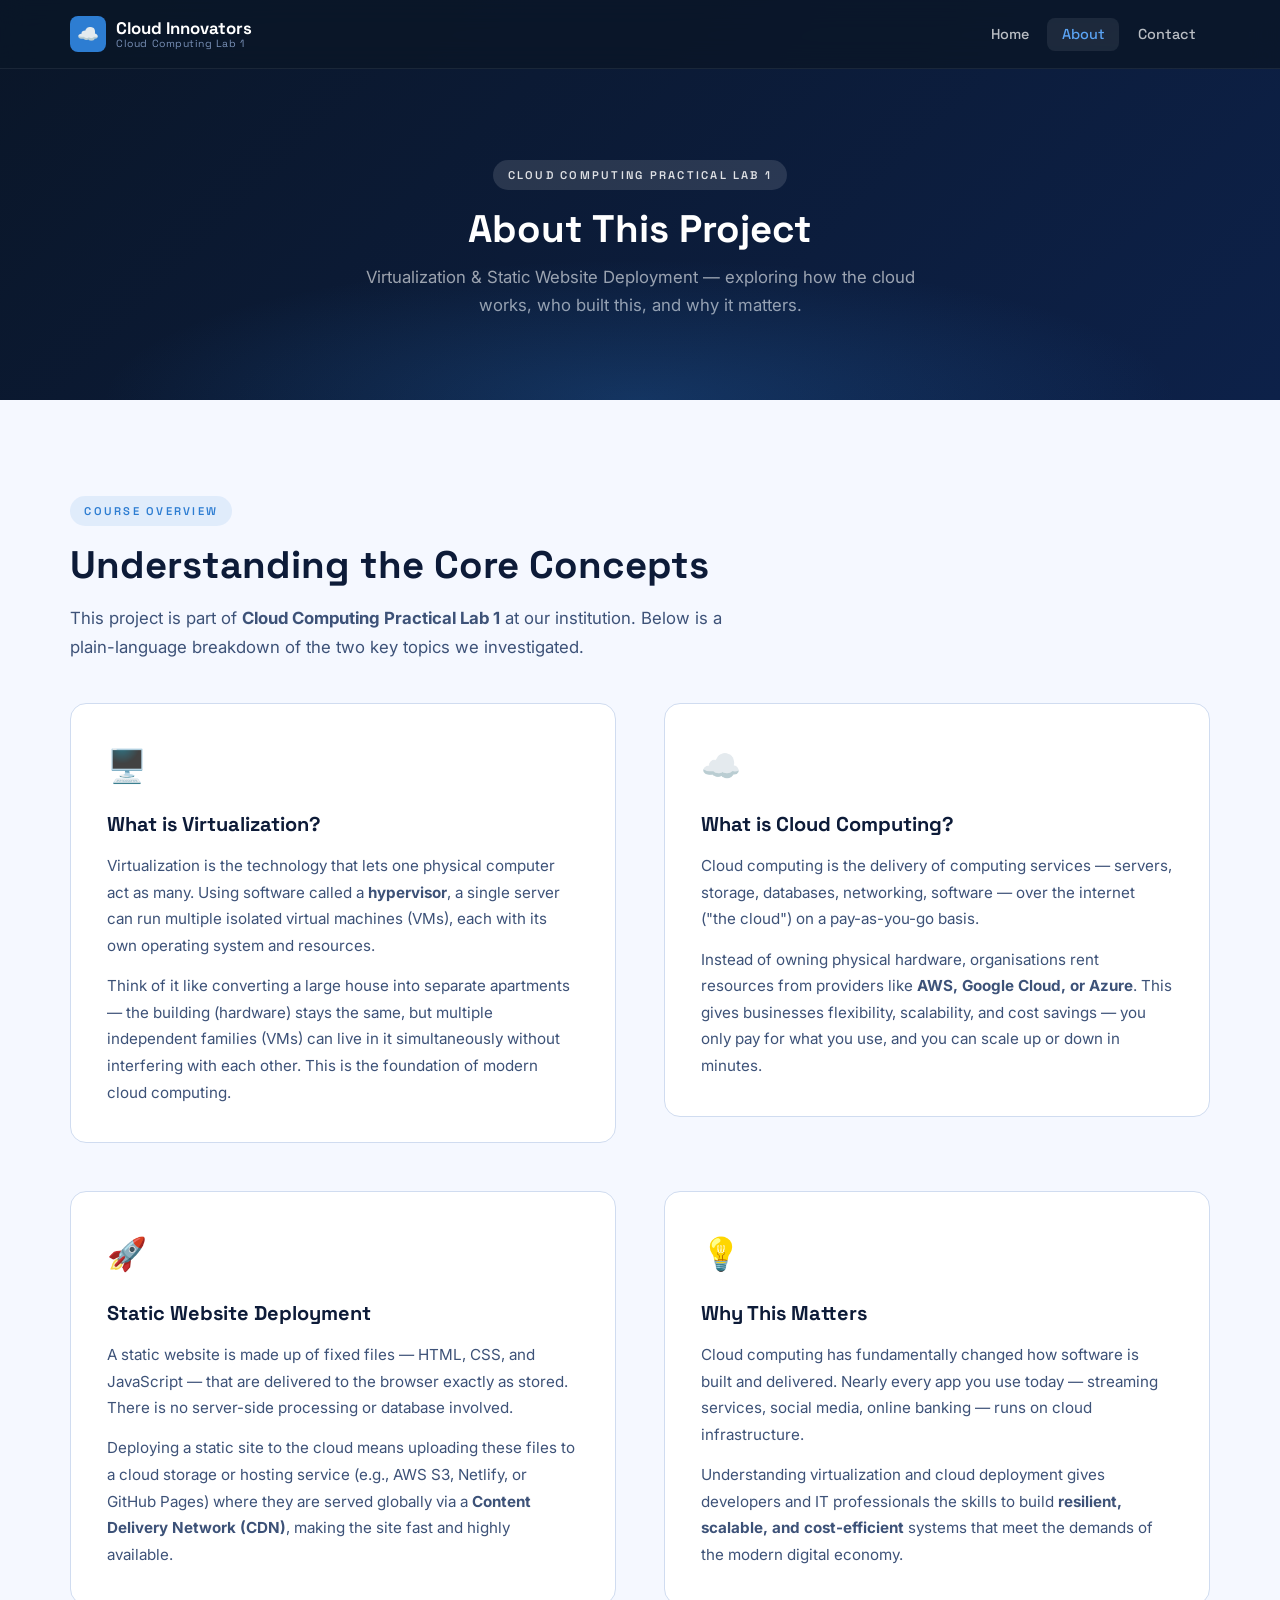
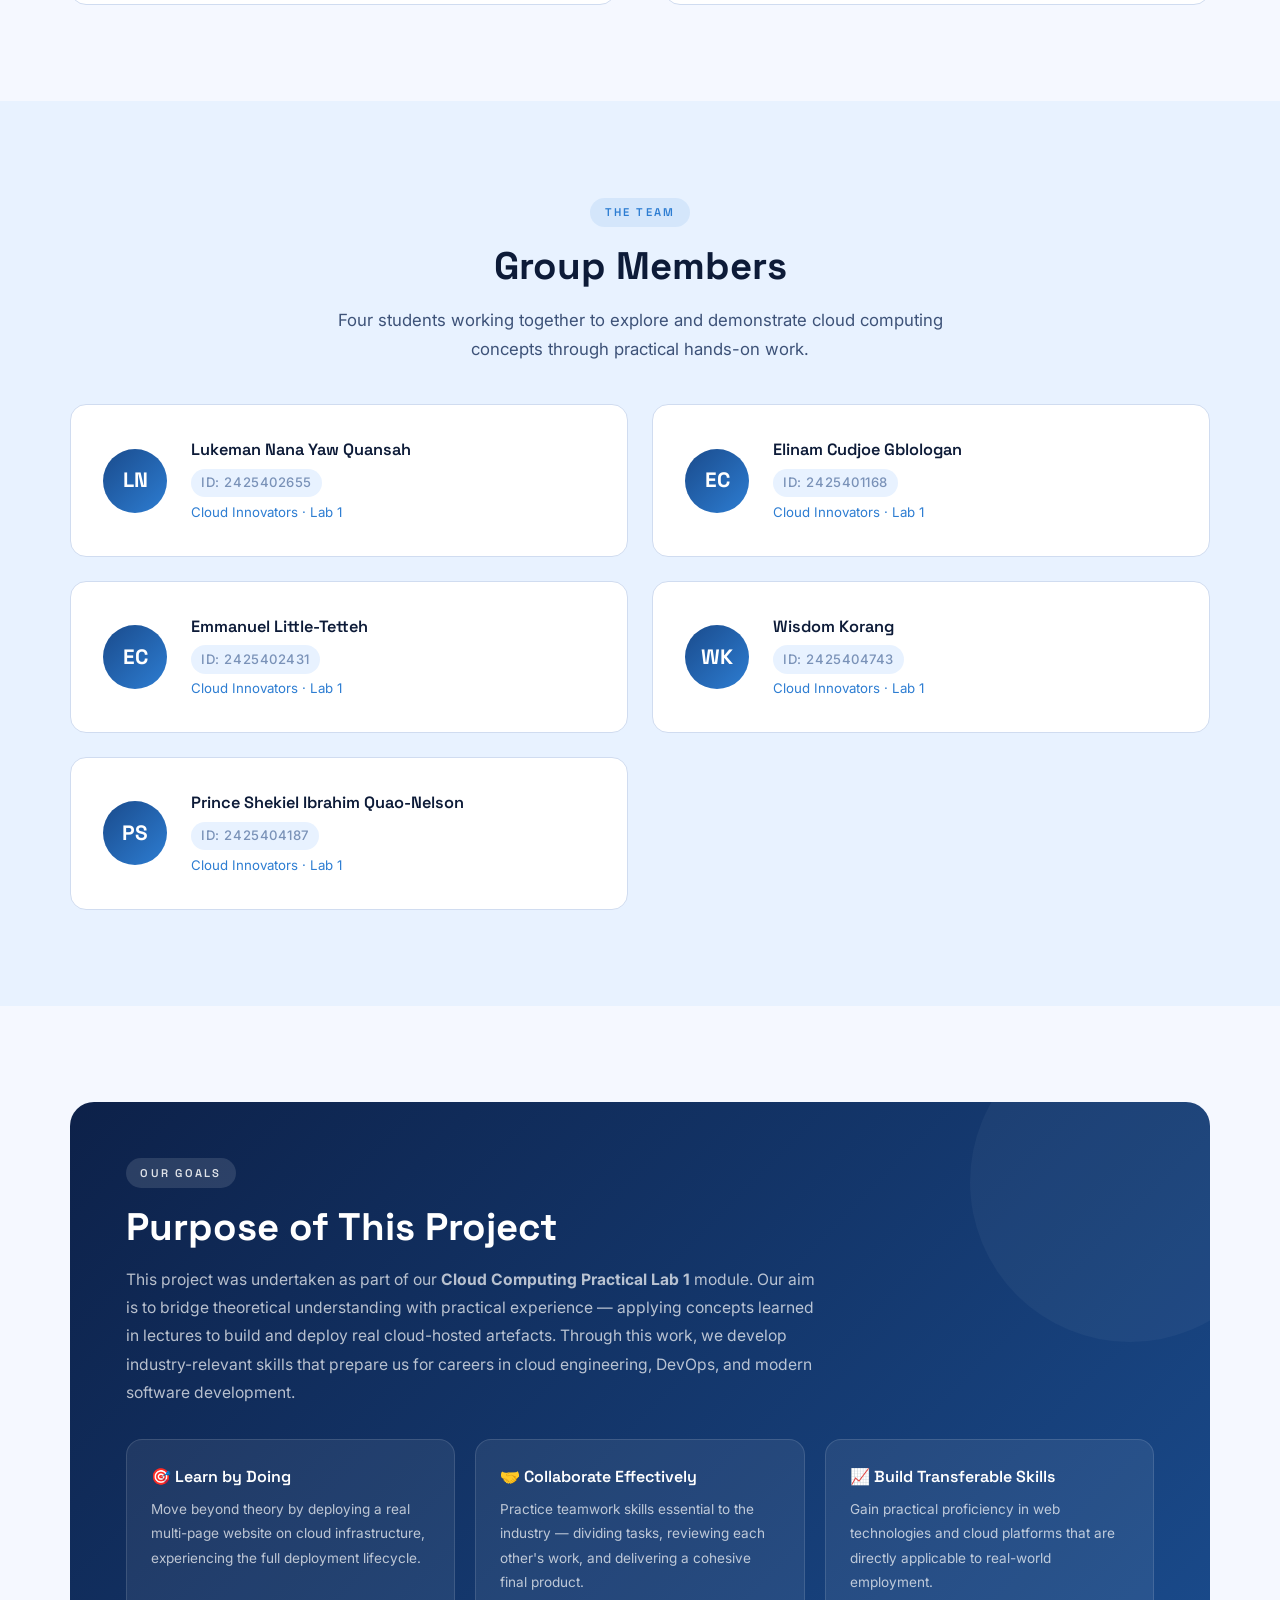
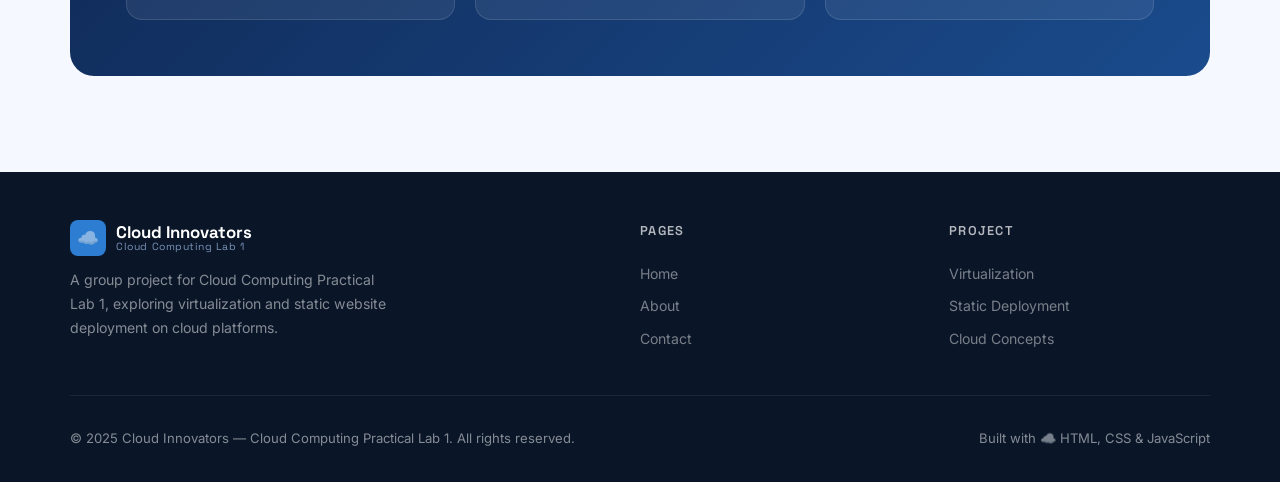
<file: about.html>
<!DOCTYPE html>
<html lang="en">
<head>
  <meta charset="UTF-8" />
  <meta name="viewport" content="width=device-width, initial-scale=1.0" />
  <meta name="description" content="About Cloud Innovators — course details, virtualization explained, group members, and project purpose." />
  <title>Cloud Innovators | About</title>
  <link rel="stylesheet" href="style.css" />
  <link rel="preconnect" href="https://fonts.googleapis.com" />
  <link rel="preconnect" href="https://fonts.gstatic.com" crossorigin />
</head>
<body>

  <!-- ============================================================
       NAVIGATION
  ============================================================ -->
  <nav class="navbar" role="navigation" aria-label="Main navigation">
    <div class="container nav-inner">

      <a href="index.html" class="nav-logo" aria-label="Cloud Innovators Home">
        <div class="logo-icon" aria-hidden="true">☁️</div>
        <div class="logo-text">
          Cloud Innovators
          <span class="logo-sub">Cloud Computing Lab 1</span>
        </div>
      </a>

      <ul class="nav-links" role="list">
        <li><a href="index.html">Home</a></li>
        <li><a href="about.html" class="active">About</a></li>
        <li><a href="contact.html">Contact</a></li>
      </ul>

      <button class="nav-toggle" aria-label="Toggle navigation" aria-expanded="false">
        <span></span><span></span><span></span>
      </button>

    </div>
  </nav>


  <!-- ============================================================
       PAGE HERO
  ============================================================ -->
  <header class="page-hero" role="banner">
    <div class="container">
      <span class="section-label" style="background:rgba(255,255,255,0.12); color:rgba(255,255,255,0.85);">
        Cloud Computing Practical Lab 1
      </span>
      <h1 class="section-title">About This Project</h1>
      <p>
        Virtualization &amp; Static Website Deployment — exploring how the cloud
        works, who built this, and why it matters.
      </p>
    </div>
  </header>


  <!-- ============================================================
       COURSE & CONCEPTS — Explainer cards
  ============================================================ -->
  <section class="explainer" aria-labelledby="explainer-title">
    <div class="container">

      <div class="reveal">
        <span class="section-label">Course Overview</span>
        <h2 class="section-title" id="explainer-title">Understanding the Core Concepts</h2>
        <p class="section-sub">
          This project is part of <strong>Cloud Computing Practical Lab 1</strong> at our institution.
          Below is a plain-language breakdown of the two key topics we investigated.
        </p>
      </div>

      <div class="explainer-grid">

        <!-- Virtualization card -->
        <article class="explainer-card reveal" aria-label="Virtualization explanation">
          <div class="card-icon" aria-hidden="true">🖥️</div>
          <h3>What is Virtualization?</h3>
          <p>
            Virtualization is the technology that lets one physical computer act as many.
            Using software called a <strong>hypervisor</strong>, a single server can run
            multiple isolated virtual machines (VMs), each with its own operating system
            and resources.
          </p>
          <p style="margin-top:0.85rem;">
            Think of it like converting a large house into separate apartments — the
            building (hardware) stays the same, but multiple independent families (VMs)
            can live in it simultaneously without interfering with each other.
            This is the foundation of modern cloud computing.
          </p>
        </article>

        <!-- Cloud Computing card -->
        <article class="explainer-card reveal" aria-label="Cloud computing explanation">
          <div class="card-icon" aria-hidden="true">☁️</div>
          <h3>What is Cloud Computing?</h3>
          <p>
            Cloud computing is the delivery of computing services — servers, storage,
            databases, networking, software — over the internet ("the cloud") on a
            pay-as-you-go basis.
          </p>
          <p style="margin-top:0.85rem;">
            Instead of owning physical hardware, organisations rent resources from
            providers like <strong>AWS, Google Cloud, or Azure</strong>. This gives
            businesses flexibility, scalability, and cost savings — you only pay for
            what you use, and you can scale up or down in minutes.
          </p>
        </article>

        <!-- Static Deployment card -->
        <article class="explainer-card reveal" aria-label="Static website deployment explanation">
          <div class="card-icon" aria-hidden="true">🚀</div>
          <h3>Static Website Deployment</h3>
          <p>
            A static website is made up of fixed files — HTML, CSS, and JavaScript —
            that are delivered to the browser exactly as stored. There is no server-side
            processing or database involved.
          </p>
          <p style="margin-top:0.85rem;">
            Deploying a static site to the cloud means uploading these files to a cloud
            storage or hosting service (e.g., AWS S3, Netlify, or GitHub Pages) where
            they are served globally via a <strong>Content Delivery Network (CDN)</strong>,
            making the site fast and highly available.
          </p>
        </article>

        <!-- Why it matters card -->
        <article class="explainer-card reveal" aria-label="Why cloud matters">
          <div class="card-icon" aria-hidden="true">💡</div>
          <h3>Why This Matters</h3>
          <p>
            Cloud computing has fundamentally changed how software is built and delivered.
            Nearly every app you use today — streaming services, social media, online
            banking — runs on cloud infrastructure.
          </p>
          <p style="margin-top:0.85rem;">
            Understanding virtualization and cloud deployment gives developers and IT
            professionals the skills to build <strong>resilient, scalable, and cost-efficient</strong>
            systems that meet the demands of the modern digital economy.
          </p>
        </article>

      </div><!-- /explainer-grid -->

    </div>
  </section><!-- /explainer -->


  <!-- ============================================================
       GROUP MEMBERS
  ============================================================ -->
  <section class="members-section" aria-labelledby="members-title">
    <div class="container">

      <div class="reveal" style="text-align:center;">
        <span class="section-label">The Team</span>
        <h2 class="section-title" id="members-title">Group Members</h2>
        <p class="section-sub" style="margin-inline:auto;">
          Four students working together to explore and demonstrate cloud computing
          concepts through practical hands-on work.
        </p>
      </div>

      <div class="members-grid" role="list" aria-label="Group members">

        <!-- Member 1 -->
        <article class="member-card reveal" role="listitem" aria-label="Member: Lukeman Nana Yaw Quansah">
          <div class="member-avatar" aria-hidden="true">LN</div>
          <div class="member-info">
            <h4>Lukeman Nana Yaw Quansah</h4>
            <span class="member-id">ID: 2425402655</span>
            <p class="member-role">Cloud Innovators · Lab 1</p>
          </div>
        </article>

        <!-- Member 2 -->
        <article class="member-card reveal" role="listitem" aria-label="Member: Elinam Cudjoe Gblologan">
          <div class="member-avatar" aria-hidden="true">EC</div>
          <div class="member-info">
            <h4>Elinam Cudjoe Gblologan</h4>
            <span class="member-id">ID: 2425401168</span>
            <p class="member-role">Cloud Innovators · Lab 1</p>
          </div>
        </article>

        <!-- Member 3 -->
        <article class="member-card reveal" role="listitem" aria-label="Member: Elinam Cudjoe Gblologan">
          <div class="member-avatar" aria-hidden="true">EC</div>
          <div class="member-info">
            <h4>Emmanuel Little-Tetteh</h4>
            <span class="member-id">ID: 2425402431</span>
            <p class="member-role">Cloud Innovators · Lab 1</p>
          </div>
        </article>

        <!-- Member 4 -->
        <article class="member-card reveal" role="listitem" aria-label="Member: Wisdom Korang">
          <div class="member-avatar" aria-hidden="true">WK</div>
          <div class="member-info">
            <h4>Wisdom Korang</h4>
            <span class="member-id">ID: 2425404743</span>
            <p class="member-role">Cloud Innovators · Lab 1</p>
          </div>
        </article>

        <!-- Member 5 -->
        <article class="member-card reveal" role="listitem" aria-label="Member: Prince Shekiel Ibrahim Quao-Nelson">
          <div class="member-avatar" aria-hidden="true">PS</div>
          <div class="member-info">
            <h4>Prince Shekiel Ibrahim Quao-Nelson</h4>
            <span class="member-id">ID: 2425404187</span>
            <p class="member-role">Cloud Innovators · Lab 1</p>
          </div>
        </article>

      </div><!-- /members-grid -->

    </div>
  </section><!-- /members-section -->


  <!-- ============================================================
       PURPOSE SECTION
  ============================================================ -->
  <section class="purpose-section" aria-labelledby="purpose-title">
    <div class="container">

      <div class="purpose-box reveal">
        <span class="section-label">Our Goals</span>
        <h2 class="section-title" id="purpose-title">Purpose of This Project</h2>
        <p>
          This project was undertaken as part of our <strong>Cloud Computing Practical Lab 1</strong>
          module. Our aim is to bridge theoretical understanding with practical experience —
          applying concepts learned in lectures to build and deploy real cloud-hosted artefacts.
          Through this work, we develop industry-relevant skills that prepare us for careers
          in cloud engineering, DevOps, and modern software development.
        </p>

        <!-- Three purpose pillars -->
        <div class="purpose-grid">

          <div class="purpose-item reveal">
            <h5>🎯 Learn by Doing</h5>
            <p>
              Move beyond theory by deploying a real multi-page website on cloud
              infrastructure, experiencing the full deployment lifecycle.
            </p>
          </div>

          <div class="purpose-item reveal">
            <h5>🤝 Collaborate Effectively</h5>
            <p>
              Practice teamwork skills essential to the industry — dividing tasks,
              reviewing each other's work, and delivering a cohesive final product.
            </p>
          </div>

          <div class="purpose-item reveal">
            <h5>📈 Build Transferable Skills</h5>
            <p>
              Gain practical proficiency in web technologies and cloud platforms that
              are directly applicable to real-world employment.
            </p>
          </div>

        </div><!-- /purpose-grid -->

      </div><!-- /purpose-box -->

    </div>
  </section><!-- /purpose-section -->


  <!-- ============================================================
       FOOTER
  ============================================================ -->
  <footer role="contentinfo">
    <div class="container">

      <div class="footer-inner">

        <div class="footer-brand">
          <div class="nav-logo">
            <div class="logo-icon" aria-hidden="true">☁️</div>
            <div class="logo-text">
              Cloud Innovators
              <span class="logo-sub">Cloud Computing Lab 1</span>
            </div>
          </div>
          <p>
            A group project for Cloud Computing Practical Lab 1, exploring
            virtualization and static website deployment on cloud platforms.
          </p>
        </div>

        <nav class="footer-col" aria-label="Footer navigation">
          <h5>Pages</h5>
          <a href="index.html">Home</a>
          <a href="about.html">About</a>
          <a href="contact.html">Contact</a>
        </nav>

        <div class="footer-col">
          <h5>Project</h5>
          <a href="#">Virtualization</a>
          <a href="#">Static Deployment</a>
          <a href="#">Cloud Concepts</a>
        </div>

      </div>

      <div class="footer-bottom">
        <span>© 2025 Cloud Innovators — Cloud Computing Practical Lab 1. All rights reserved.</span>
        <span>Built with ☁️ HTML, CSS &amp; JavaScript</span>
      </div>

    </div>
  </footer>


  <script src="script.js"></script>
</body>
</html>
</file>
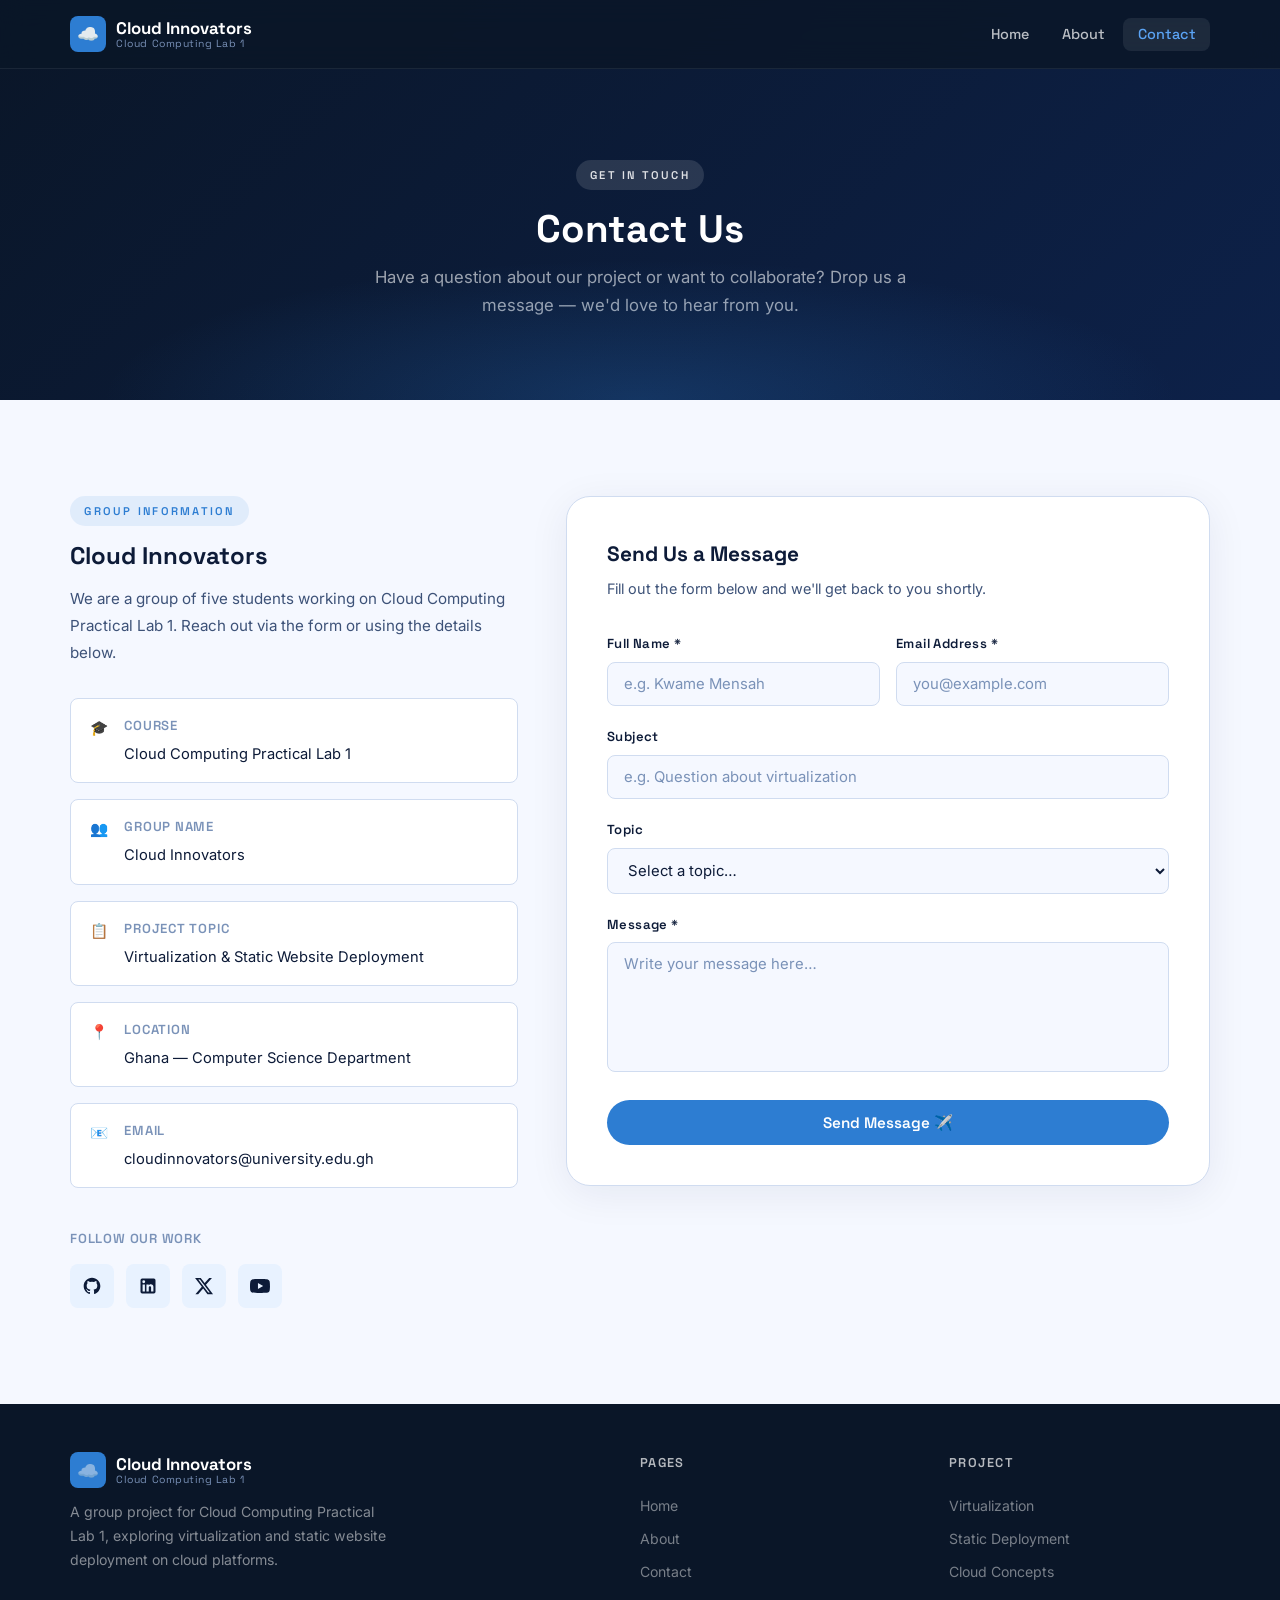
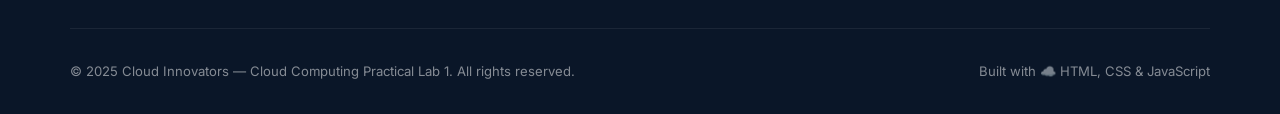
<file: contact.html>
<!DOCTYPE html>
<html lang="en">
<head>
  <meta charset="UTF-8" />
  <meta name="viewport" content="width=device-width, initial-scale=1.0" />
  <meta name="description" content="Contact the Cloud Innovators group — send a message or find our project details." />
  <title>Cloud Innovators | Contact</title>
  <link rel="stylesheet" href="style.css" />
  <link rel="preconnect" href="https://fonts.googleapis.com" />
  <link rel="preconnect" href="https://fonts.gstatic.com" crossorigin />
</head>
<body>

  <!-- ============================================================
       NAVIGATION
  ============================================================ -->
  <nav class="navbar" role="navigation" aria-label="Main navigation">
    <div class="container nav-inner">

      <a href="index.html" class="nav-logo" aria-label="Cloud Innovators Home">
        <div class="logo-icon" aria-hidden="true">☁️</div>
        <div class="logo-text">
          Cloud Innovators
          <span class="logo-sub">Cloud Computing Lab 1</span>
        </div>
      </a>

      <ul class="nav-links" role="list">
        <li><a href="index.html">Home</a></li>
        <li><a href="about.html">About</a></li>
        <li><a href="contact.html" class="active">Contact</a></li>
      </ul>

      <button class="nav-toggle" aria-label="Toggle navigation" aria-expanded="false">
        <span></span><span></span><span></span>
      </button>

    </div>
  </nav>


  <!-- ============================================================
       PAGE HERO
  ============================================================ -->
  <header class="page-hero" role="banner">
    <div class="container">
      <span class="section-label" style="background:rgba(255,255,255,0.12); color:rgba(255,255,255,0.85);">
        Get in Touch
      </span>
      <h1 class="section-title">Contact Us</h1>
      <p>
        Have a question about our project or want to collaborate?
        Drop us a message — we'd love to hear from you.
      </p>
    </div>
  </header>


  <!-- ============================================================
       CONTACT SECTION
  ============================================================ -->
  <section class="contact-section" aria-labelledby="contact-title">
    <div class="container">

      <div class="contact-grid">

        <!-- Left: Group Info Panel -->
        <aside class="contact-info" aria-label="Group contact information">

          <span class="section-label">Group Information</span>
          <h2 id="contact-title" class="section-title" style="font-size:1.5rem;">Cloud Innovators</h2>
          <p>
            We are a group of five students working on Cloud Computing Practical Lab 1.
            Reach out via the form or using the details below.
          </p>

          <!-- Contact details list -->
          <ul class="info-list" role="list">

            <li class="info-item reveal">
              <span class="info-icon" aria-hidden="true">🎓</span>
              <div>
                <strong>Course</strong>
                <span>Cloud Computing Practical Lab 1</span>
              </div>
            </li>

            <li class="info-item reveal">
              <span class="info-icon" aria-hidden="true">👥</span>
              <div>
                <strong>Group Name</strong>
                <span>Cloud Innovators</span>
              </div>
            </li>

            <li class="info-item reveal">
              <span class="info-icon" aria-hidden="true">📋</span>
              <div>
                <strong>Project Topic</strong>
                <span>Virtualization &amp; Static Website Deployment</span>
              </div>
            </li>

            <li class="info-item reveal">
              <span class="info-icon" aria-hidden="true">📍</span>
              <div>
                <strong>Location</strong>
                <span>Ghana — Computer Science Department</span>
              </div>
            </li>

            <li class="info-item reveal">
              <span class="info-icon" aria-hidden="true">📧</span>
              <div>
                <strong>Email</strong>
                <span>cloudinnovators@university.edu.gh</span>
              </div>
            </li>

          </ul><!-- /info-list -->

          <!-- Social media placeholder icons -->
          <div class="reveal">
            <p style="font-family:var(--font-display); font-size:0.82rem; font-weight:600; letter-spacing:0.06em; text-transform:uppercase; color:var(--text-muted); margin-bottom:0.8rem;">
              Follow Our Work
            </p>
            <div class="social-row" role="list" aria-label="Social media links">
              <a href="#" class="social-btn" role="listitem" title="GitHub" aria-label="GitHub (placeholder)">
                <!-- GitHub icon via Unicode -->
                <svg width="20" height="20" viewBox="0 0 24 24" fill="currentColor" aria-hidden="true">
                  <path d="M12 2C6.477 2 2 6.477 2 12c0 4.418 2.865 8.166 6.839 9.489.5.092.682-.217.682-.482 0-.237-.008-.866-.013-1.699-2.782.604-3.369-1.341-3.369-1.341-.454-1.155-1.11-1.462-1.11-1.462-.908-.62.069-.608.069-.608 1.003.07 1.531 1.03 1.531 1.03.892 1.529 2.341 1.087 2.91.832.092-.647.35-1.088.636-1.338-2.22-.253-4.555-1.11-4.555-4.943 0-1.091.39-1.984 1.029-2.683-.103-.253-.446-1.27.098-2.647 0 0 .84-.269 2.75 1.025A9.564 9.564 0 0112 6.844a9.59 9.59 0 012.504.337c1.909-1.294 2.747-1.025 2.747-1.025.546 1.377.202 2.394.1 2.647.64.699 1.028 1.592 1.028 2.683 0 3.842-2.339 4.687-4.566 4.935.359.309.678.919.678 1.852 0 1.336-.012 2.415-.012 2.743 0 .267.18.578.688.48C19.138 20.163 22 16.418 22 12c0-5.523-4.477-10-10-10z"/>
                </svg>
              </a>

              <a href="#" class="social-btn" role="listitem" title="LinkedIn" aria-label="LinkedIn (placeholder)">
                <svg width="20" height="20" viewBox="0 0 24 24" fill="currentColor" aria-hidden="true">
                  <path d="M19 3A2 2 0 0121 5v14a2 2 0 01-2 2H5a2 2 0 01-2-2V5a2 2 0 012-2h14m-.5 15.5v-5.3a3.26 3.26 0 00-3.26-3.26c-.85 0-1.84.52-2.32 1.3v-1.11h-2.79v8.37h2.79v-4.93c0-.77.62-1.4 1.39-1.4a1.4 1.4 0 011.4 1.4v4.93h2.79M6.88 8.56a1.68 1.68 0 001.68-1.68c0-.93-.75-1.69-1.68-1.69a1.69 1.69 0 00-1.69 1.69c0 .93.76 1.68 1.69 1.68m1.39 9.94v-8.37H5.5v8.37h2.77z"/>
                </svg>
              </a>

              <a href="#" class="social-btn" role="listitem" title="Twitter / X" aria-label="Twitter (placeholder)">
                <svg width="20" height="20" viewBox="0 0 24 24" fill="currentColor" aria-hidden="true">
                  <path d="M18.244 2.25h3.308l-7.227 8.26 8.502 11.24H16.17l-5.214-6.817L4.99 21.75H1.68l7.73-8.835L1.254 2.25H8.08l4.713 6.231zm-1.161 17.52h1.833L7.084 4.126H5.117z"/>
                </svg>
              </a>

              <a href="#" class="social-btn" role="listitem" title="YouTube" aria-label="YouTube (placeholder)">
                <svg width="20" height="20" viewBox="0 0 24 24" fill="currentColor" aria-hidden="true">
                  <path d="M23.498 6.186a3.016 3.016 0 00-2.122-2.136C19.505 3.545 12 3.545 12 3.545s-7.505 0-9.377.505A3.017 3.017 0 00.502 6.186C0 8.07 0 12 0 12s0 3.93.502 5.814a3.016 3.016 0 002.122 2.136c1.871.505 9.376.505 9.376.505s7.505 0 9.377-.505a3.015 3.015 0 002.122-2.136C24 15.93 24 12 24 12s0-3.93-.502-5.814zM9.545 15.568V8.432L15.818 12l-6.273 3.568z"/>
                </svg>
              </a>

            </div><!-- /social-row -->
          </div>

        </aside><!-- /contact-info -->


        <!-- Right: Contact Form -->
        <div class="contact-form-wrap reveal">

          <h3>Send Us a Message</h3>
          <p class="form-sub">Fill out the form below and we'll get back to you shortly.</p>

          <!--
            Contact form — uses client-side validation via script.js.
            In production, replace the JS timeout with a real fetch() POST
            to your backend or a form service (e.g. Formspree, Netlify Forms).
          -->
          <form id="contactForm" novalidate aria-label="Contact form">

            <!-- Name + Email row -->
            <div class="form-row">

              <div class="form-group">
                <label for="name">Full Name <span aria-hidden="true">*</span></label>
                <input
                  type="text"
                  id="name"
                  name="name"
                  placeholder="e.g. Kwame Mensah"
                  required
                  autocomplete="name"
                  aria-required="true"
                />
              </div>

              <div class="form-group">
                <label for="email">Email Address <span aria-hidden="true">*</span></label>
                <input
                  type="email"
                  id="email"
                  name="email"
                  placeholder="you@example.com"
                  required
                  autocomplete="email"
                  aria-required="true"
                />
              </div>

            </div><!-- /form-row -->

            <!-- Subject -->
            <div class="form-group">
              <label for="subject">Subject</label>
              <input
                type="text"
                id="subject"
                name="subject"
                placeholder="e.g. Question about virtualization"
                autocomplete="off"
              />
            </div>

            <!-- Topic select -->
            <div class="form-group">
              <label for="topic">Topic</label>
              <select id="topic" name="topic">
                <option value="" disabled selected>Select a topic…</option>
                <option value="general">General Enquiry</option>
                <option value="virtualization">Virtualization</option>
                <option value="deployment">Static Deployment</option>
                <option value="cloud">Cloud Concepts</option>
                <option value="collaboration">Collaboration</option>
                <option value="other">Other</option>
              </select>
            </div>

            <!-- Message -->
            <div class="form-group">
              <label for="message">Message <span aria-hidden="true">*</span></label>
              <textarea
                id="message"
                name="message"
                placeholder="Write your message here…"
                required
                aria-required="true"
              ></textarea>
            </div>

            <!-- Submit -->
            <button type="submit" class="btn btn-primary form-submit">
              Send Message ✈️
            </button>

          </form><!-- /contactForm -->

          <!-- Success state (hidden until form submitted) -->
          <div class="form-success" role="alert" aria-live="polite">
            <div class="success-icon" aria-hidden="true">✅</div>
            <h4>Message Sent!</h4>
            <p>Thanks for reaching out. We'll get back to you as soon as possible.</p>
          </div>

        </div><!-- /contact-form-wrap -->

      </div><!-- /contact-grid -->

    </div>
  </section><!-- /contact-section -->


  <!-- ============================================================
       FOOTER
  ============================================================ -->
  <footer role="contentinfo">
    <div class="container">

      <div class="footer-inner">

        <div class="footer-brand">
          <div class="nav-logo">
            <div class="logo-icon" aria-hidden="true">☁️</div>
            <div class="logo-text">
              Cloud Innovators
              <span class="logo-sub">Cloud Computing Lab 1</span>
            </div>
          </div>
          <p>
            A group project for Cloud Computing Practical Lab 1, exploring
            virtualization and static website deployment on cloud platforms.
          </p>
        </div>

        <nav class="footer-col" aria-label="Footer navigation">
          <h5>Pages</h5>
          <a href="index.html">Home</a>
          <a href="about.html">About</a>
          <a href="contact.html">Contact</a>
        </nav>

        <div class="footer-col">
          <h5>Project</h5>
          <a href="#">Virtualization</a>
          <a href="#">Static Deployment</a>
          <a href="#">Cloud Concepts</a>
        </div>

      </div>

      <div class="footer-bottom">
        <span>© 2025 Cloud Innovators — Cloud Computing Practical Lab 1. All rights reserved.</span>
        <span>Built with ☁️ HTML, CSS &amp; JavaScript</span>
      </div>

    </div>
  </footer>


  <script src="script.js"></script>
</body>
</html>
</file>
<file: style.css>
/* ============================================================
   style.css — Cloud Innovators | Cloud Computing Practical Lab 1
   Design: Stratospheric blue palette, crisp whites, glassmorphism
   accents, subtle animated cloud drifts.
   ============================================================ */

/* ---------- Google Fonts Import ---------- */
@import url('https://fonts.googleapis.com/css2?family=Space+Grotesk:wght@300;400;500;600;700&family=Inter:wght@300;400;500&display=swap');

/* ---------- CSS Custom Properties ---------- */
:root {
  /* Colour palette */
  --sky-deep:    #0A1628;   /* near-black sky — navbar, footer */
  --sky-dark:    #0D2149;   /* dark navy */
  --sky-mid:     #1A4B8C;   /* mid-blue */
  --sky-bright:  #2D7DD2;   /* brand blue */
  --sky-light:   #5BA4F5;   /* accent / hover */
  --sky-pale:    #E8F2FF;   /* very light blue tint */
  --cloud-white: #FFFFFF;
  --cloud-off:   #F5F8FF;   /* page background */
  --cloud-gray:  #D0DCF0;   /* borders, dividers */
  --text-primary: #0D1B38;
  --text-secondary: #3D5278;
  --text-muted:  #7A92B8;

  /* Typography */
  --font-display: 'Space Grotesk', sans-serif;
  --font-body:    'Inter', sans-serif;

  /* Spacing / radii */
  --radius-sm:  8px;
  --radius-md:  16px;
  --radius-lg:  24px;
  --radius-xl:  40px;

  /* Transitions */
  --ease: cubic-bezier(0.4, 0, 0.2, 1);
  --dur:  0.28s;
}

/* ---------- Reset & Base ---------- */
*, *::before, *::after { box-sizing: border-box; margin: 0; padding: 0; }

html { scroll-behavior: smooth; font-size: 16px; }

body {
  font-family: var(--font-body);
  background-color: var(--cloud-off);
  color: var(--text-primary);
  line-height: 1.65;
  overflow-x: hidden;
}

img { max-width: 100%; display: block; }

a { color: inherit; text-decoration: none; }

ul { list-style: none; }

/* ---------- Utility ---------- */
.container {
  width: min(1140px, 100% - 3rem);
  margin-inline: auto;
}

.section-label {
  display: inline-block;
  font-family: var(--font-display);
  font-size: 0.7rem;
  font-weight: 600;
  letter-spacing: 0.2em;
  text-transform: uppercase;
  color: var(--sky-bright);
  background: rgba(45, 125, 210, 0.1);
  padding: 0.35rem 0.9rem;
  border-radius: 999px;
  margin-bottom: 1rem;
}

.section-title {
  font-family: var(--font-display);
  font-size: clamp(1.8rem, 3vw, 2.6rem);
  font-weight: 700;
  color: var(--text-primary);
  line-height: 1.2;
  margin-bottom: 1rem;
}

.section-sub {
  font-size: 1.05rem;
  color: var(--text-secondary);
  max-width: 60ch;
  margin-bottom: 2.5rem;
  line-height: 1.75;
}

.btn {
  display: inline-flex;
  align-items: center;
  gap: 0.5rem;
  font-family: var(--font-display);
  font-size: 0.95rem;
  font-weight: 600;
  padding: 0.8rem 1.8rem;
  border-radius: 999px;
  cursor: pointer;
  transition: background var(--dur) var(--ease),
              box-shadow var(--dur) var(--ease),
              transform var(--dur) var(--ease);
  border: none;
}

.btn-primary {
  background: var(--sky-bright);
  color: var(--cloud-white);
}
.btn-primary:hover {
  background: var(--sky-light);
  box-shadow: 0 8px 24px rgba(45, 125, 210, 0.4);
  transform: translateY(-2px);
}

.btn-outline {
  background: transparent;
  color: var(--cloud-white);
  border: 2px solid rgba(255,255,255,0.55);
}
.btn-outline:hover {
  background: rgba(255,255,255,0.12);
  border-color: rgba(255,255,255,0.9);
  transform: translateY(-2px);
}

/* ---------- Navigation ---------- */
.navbar {
  position: fixed;
  top: 0;
  left: 0;
  right: 0;
  z-index: 100;
  background: rgba(10, 22, 40, 0.82);
  backdrop-filter: blur(14px);
  -webkit-backdrop-filter: blur(14px);
  border-bottom: 1px solid rgba(255,255,255,0.07);
  transition: background var(--dur) var(--ease);
}

.navbar.scrolled {
  background: rgba(10, 22, 40, 0.97);
}

.nav-inner {
  display: flex;
  align-items: center;
  justify-content: space-between;
  height: 68px;
}

/* Logo */
.nav-logo {
  display: flex;
  align-items: center;
  gap: 0.65rem;
}

.logo-icon {
  width: 36px;
  height: 36px;
  background: var(--sky-bright);
  border-radius: var(--radius-sm);
  display: flex;
  align-items: center;
  justify-content: center;
  font-size: 1.1rem;
}

.logo-text {
  font-family: var(--font-display);
  font-weight: 700;
  font-size: 1.05rem;
  color: var(--cloud-white);
  line-height: 1.1;
}

.logo-sub {
  font-size: 0.65rem;
  font-weight: 400;
  color: var(--text-muted);
  display: block;
  letter-spacing: 0.05em;
}

/* Nav links */
.nav-links {
  display: flex;
  align-items: center;
  gap: 0.25rem;
}

.nav-links a {
  font-family: var(--font-display);
  font-size: 0.9rem;
  font-weight: 500;
  color: rgba(255,255,255,0.72);
  padding: 0.45rem 0.9rem;
  border-radius: var(--radius-sm);
  transition: color var(--dur), background var(--dur);
}

.nav-links a:hover,
.nav-links a.active {
  color: var(--cloud-white);
  background: rgba(255,255,255,0.08);
}

.nav-links a.active {
  color: var(--sky-light);
}

/* Hamburger */
.nav-toggle {
  display: none;
  flex-direction: column;
  gap: 5px;
  cursor: pointer;
  padding: 6px;
  background: none;
  border: none;
}
.nav-toggle span {
  display: block;
  width: 24px;
  height: 2px;
  background: var(--cloud-white);
  border-radius: 2px;
  transition: transform var(--dur), opacity var(--dur);
}
.nav-toggle.open span:nth-child(1) { transform: translateY(7px) rotate(45deg); }
.nav-toggle.open span:nth-child(2) { opacity: 0; }
.nav-toggle.open span:nth-child(3) { transform: translateY(-7px) rotate(-45deg); }

/* ---------- Hero (index.html) ---------- */
.hero {
  min-height: 100vh;
  position: relative;
  display: flex;
  align-items: center;
  overflow: hidden;
  background: linear-gradient(135deg, var(--sky-deep) 0%, var(--sky-dark) 40%, var(--sky-mid) 100%);
}

/* Animated gradient orbs */
.hero::before {
  content: '';
  position: absolute;
  inset: 0;
  background:
    radial-gradient(ellipse 60% 55% at 70% 60%, rgba(45,125,210,0.25) 0%, transparent 70%),
    radial-gradient(ellipse 45% 40% at 20% 30%, rgba(91,164,245,0.15) 0%, transparent 65%);
  pointer-events: none;
}

/* Floating cloud shapes */
.cloud-float {
  position: absolute;
  border-radius: 999px;
  background: rgba(255,255,255,0.04);
  animation: drift linear infinite;
}
.cloud-float:nth-child(1) { width: 340px; height: 90px; top: 18%; left: -5%; animation-duration: 28s; }
.cloud-float:nth-child(2) { width: 220px; height: 60px; top: 60%; left: 55%; animation-duration: 36s; animation-delay: -12s; }
.cloud-float:nth-child(3) { width: 160px; height: 44px; top: 80%; left: 5%;  animation-duration: 22s; animation-delay: -6s; }

@keyframes drift {
  from { transform: translateX(-120px); opacity: 0.6; }
  50%  { opacity: 1; }
  to   { transform: translateX(calc(100vw + 120px)); opacity: 0.6; }
}

.hero-content {
  position: relative;
  z-index: 2;
  padding-block: 7rem 4rem;
}

.hero-grid {
  display: grid;
  grid-template-columns: 1fr 1fr;
  align-items: center;
  gap: 4rem;
}

.hero-badge {
  display: inline-flex;
  align-items: center;
  gap: 0.5rem;
  background: rgba(255,255,255,0.08);
  border: 1px solid rgba(255,255,255,0.15);
  color: rgba(255,255,255,0.85);
  font-family: var(--font-display);
  font-size: 0.75rem;
  font-weight: 500;
  letter-spacing: 0.06em;
  text-transform: uppercase;
  padding: 0.4rem 1rem;
  border-radius: 999px;
  margin-bottom: 1.5rem;
}

.hero-title {
  font-family: var(--font-display);
  font-size: clamp(2.4rem, 5vw, 4rem);
  font-weight: 700;
  color: var(--cloud-white);
  line-height: 1.1;
  margin-bottom: 1.5rem;
}

.hero-title .accent {
  background: linear-gradient(90deg, #5BA4F5, #93C5FD);
  -webkit-background-clip: text;
  -webkit-text-fill-color: transparent;
  background-clip: text;
}

.hero-desc {
  font-size: 1.05rem;
  color: rgba(255,255,255,0.65);
  line-height: 1.8;
  margin-bottom: 2.5rem;
  max-width: 50ch;
}

.hero-actions {
  display: flex;
  flex-wrap: wrap;
  gap: 0.9rem;
}

/* Hero image panel */
.hero-visual {
  position: relative;
}

.hero-img-wrap {
  position: relative;
  border-radius: var(--radius-lg);
  overflow: hidden;
  box-shadow: 0 32px 80px rgba(0,0,0,0.45);
  aspect-ratio: 4/3;
}

.hero-img-wrap img {
  width: 100%;
  height: 100%;
  object-fit: cover;
  filter: brightness(0.88) saturate(1.15);
}

/* Stat cards overlaid on image */
.stat-card {
  position: absolute;
  background: rgba(255,255,255,0.1);
  backdrop-filter: blur(16px);
  -webkit-backdrop-filter: blur(16px);
  border: 1px solid rgba(255,255,255,0.2);
  border-radius: var(--radius-md);
  padding: 0.85rem 1.2rem;
  color: var(--cloud-white);
}

.stat-card:nth-child(2) { top: -1.2rem; right: -1.2rem; }
.stat-card:nth-child(3) { bottom: -1.2rem; left: -1.2rem; }

.stat-num {
  font-family: var(--font-display);
  font-size: 1.5rem;
  font-weight: 700;
  color: var(--sky-light);
}

.stat-lbl {
  font-size: 0.72rem;
  color: rgba(255,255,255,0.65);
  letter-spacing: 0.04em;
  text-transform: uppercase;
}

/* ---------- Features / Info Section (index) ---------- */
.features {
  padding-block: 6rem;
}

.features-intro { text-align: center; }
.features-intro .section-sub { margin-inline: auto; }

.features-grid {
  display: grid;
  grid-template-columns: repeat(3, 1fr);
  gap: 1.5rem;
  margin-top: 3rem;
}

.feature-card {
  background: var(--cloud-white);
  border: 1px solid var(--cloud-gray);
  border-radius: var(--radius-md);
  padding: 2rem;
  transition: transform var(--dur) var(--ease), box-shadow var(--dur) var(--ease);
}

.feature-card:hover {
  transform: translateY(-6px);
  box-shadow: 0 20px 50px rgba(13, 33, 73, 0.1);
}

.feature-icon {
  width: 52px;
  height: 52px;
  border-radius: var(--radius-sm);
  background: var(--sky-pale);
  display: flex;
  align-items: center;
  justify-content: center;
  font-size: 1.5rem;
  margin-bottom: 1.25rem;
}

.feature-card h3 {
  font-family: var(--font-display);
  font-size: 1.1rem;
  font-weight: 600;
  margin-bottom: 0.6rem;
  color: var(--text-primary);
}

.feature-card p {
  font-size: 0.92rem;
  color: var(--text-secondary);
  line-height: 1.7;
}

/* ---------- Team Highlight (index) ---------- */
.team-strip {
  background: linear-gradient(135deg, var(--sky-dark), var(--sky-mid));
  padding-block: 5rem;
  text-align: center;
  position: relative;
  overflow: hidden;
}

.team-strip::before {
  content: '';
  position: absolute;
  inset: 0;
  background: radial-gradient(ellipse 70% 60% at 50% 100%, rgba(91,164,245,0.18) 0%, transparent 70%);
  pointer-events: none;
}

.team-strip .section-label { background: rgba(255,255,255,0.12); color: rgba(255,255,255,0.85); }

.team-strip .section-title { color: var(--cloud-white); }

.team-strip .section-sub { color: rgba(255,255,255,0.6); margin-inline: auto; }

.team-avatars {
  display: flex;
  justify-content: center;
  flex-wrap: wrap;
  gap: 1.25rem;
  margin-top: 2.5rem;
}

.avatar-pill {
  display: flex;
  align-items: center;
  gap: 0.75rem;
  background: rgba(255,255,255,0.08);
  border: 1px solid rgba(255,255,255,0.15);
  border-radius: 999px;
  padding: 0.55rem 1.2rem 0.55rem 0.6rem;
  transition: background var(--dur);
}

.avatar-pill:hover { background: rgba(255,255,255,0.14); }

.avatar-circle {
  width: 36px;
  height: 36px;
  border-radius: 50%;
  background: linear-gradient(135deg, var(--sky-bright), var(--sky-light));
  display: flex;
  align-items: center;
  justify-content: center;
  font-family: var(--font-display);
  font-weight: 700;
  font-size: 0.85rem;
  color: #fff;
  flex-shrink: 0;
}

.avatar-name {
  font-family: var(--font-display);
  font-size: 0.88rem;
  font-weight: 500;
  color: rgba(255,255,255,0.9);
}

/* ---------- About Page ---------- */
.page-hero {
  background: linear-gradient(135deg, var(--sky-deep), var(--sky-dark));
  padding: 10rem 0 5rem;
  text-align: center;
  position: relative;
  overflow: hidden;
}

.page-hero::after {
  content: '';
  position: absolute;
  inset: 0;
  background: radial-gradient(ellipse 60% 50% at 50% 100%, rgba(45,125,210,0.25) 0%, transparent 70%);
  pointer-events: none;
}

.page-hero .section-title { color: var(--cloud-white); margin-bottom: 0.75rem; }

.page-hero p {
  color: rgba(255,255,255,0.6);
  font-size: 1.05rem;
  max-width: 50ch;
  margin-inline: auto;
}

/* About — explainer */
.explainer {
  padding-block: 6rem;
}

.explainer-grid {
  display: grid;
  grid-template-columns: 1fr 1fr;
  gap: 3rem;
  align-items: start;
}

.explainer-card {
  background: var(--cloud-white);
  border: 1px solid var(--cloud-gray);
  border-radius: var(--radius-md);
  padding: 2.25rem;
}

.explainer-card .card-icon {
  font-size: 2rem;
  margin-bottom: 1rem;
}

.explainer-card h3 {
  font-family: var(--font-display);
  font-size: 1.25rem;
  font-weight: 700;
  margin-bottom: 0.75rem;
  color: var(--text-primary);
}

.explainer-card p {
  font-size: 0.95rem;
  color: var(--text-secondary);
  line-height: 1.75;
}

/* About — Members */
.members-section {
  background: var(--sky-pale);
  padding-block: 6rem;
}

.members-grid {
  display: grid;
  grid-template-columns: repeat(2, 1fr);
  gap: 1.5rem;
  margin-top: 2.5rem;
}

.member-card {
  background: var(--cloud-white);
  border: 1px solid var(--cloud-gray);
  border-radius: var(--radius-md);
  padding: 2rem;
  display: flex;
  align-items: center;
  gap: 1.5rem;
  transition: transform var(--dur) var(--ease), box-shadow var(--dur) var(--ease);
}

.member-card:hover {
  transform: translateY(-4px);
  box-shadow: 0 16px 40px rgba(13, 33, 73, 0.08);
}

.member-avatar {
  width: 64px;
  height: 64px;
  border-radius: 50%;
  background: linear-gradient(135deg, var(--sky-mid), var(--sky-bright));
  display: flex;
  align-items: center;
  justify-content: center;
  font-family: var(--font-display);
  font-size: 1.3rem;
  font-weight: 700;
  color: #fff;
  flex-shrink: 0;
}

.member-info h4 {
  font-family: var(--font-display);
  font-size: 1.02rem;
  font-weight: 600;
  color: var(--text-primary);
  margin-bottom: 0.25rem;
}

.member-id {
  font-size: 0.82rem;
  color: var(--text-muted);
  font-weight: 500;
  letter-spacing: 0.04em;
  background: var(--sky-pale);
  padding: 0.2rem 0.65rem;
  border-radius: 999px;
  display: inline-block;
}

.member-role {
  font-size: 0.83rem;
  color: var(--sky-bright);
  margin-top: 0.3rem;
}

/* About — Purpose */
.purpose-section {
  padding-block: 6rem;
}

.purpose-box {
  background: linear-gradient(135deg, var(--sky-dark), var(--sky-mid));
  border-radius: var(--radius-lg);
  padding: 3.5rem;
  color: var(--cloud-white);
  position: relative;
  overflow: hidden;
}

.purpose-box::before {
  content: '';
  position: absolute;
  width: 320px;
  height: 320px;
  border-radius: 50%;
  background: rgba(255,255,255,0.04);
  top: -80px;
  right: -80px;
}

.purpose-box .section-label { background: rgba(255,255,255,0.12); color: rgba(255,255,255,0.85); }
.purpose-box .section-title { color: var(--cloud-white); }

.purpose-box p {
  color: rgba(255,255,255,0.7);
  line-height: 1.8;
  max-width: 70ch;
  font-size: 0.98rem;
}

.purpose-grid {
  display: grid;
  grid-template-columns: repeat(3, 1fr);
  gap: 1.25rem;
  margin-top: 2rem;
}

.purpose-item {
  background: rgba(255,255,255,0.07);
  border: 1px solid rgba(255,255,255,0.12);
  border-radius: var(--radius-md);
  padding: 1.5rem;
}

.purpose-item h5 {
  font-family: var(--font-display);
  font-size: 1rem;
  font-weight: 600;
  margin-bottom: 0.4rem;
}

.purpose-item p {
  font-size: 0.85rem;
  max-width: none;
}

/* ---------- Contact Page ---------- */
.contact-section {
  padding-block: 6rem;
}

.contact-grid {
  display: grid;
  grid-template-columns: 1fr 1.3fr;
  gap: 3rem;
  align-items: start;
}

/* Info panel */
.contact-info h3 {
  font-family: var(--font-display);
  font-size: 1.4rem;
  font-weight: 700;
  margin-bottom: 0.75rem;
}

.contact-info p {
  font-size: 0.95rem;
  color: var(--text-secondary);
  line-height: 1.75;
  margin-bottom: 2rem;
}

.info-list {
  display: flex;
  flex-direction: column;
  gap: 1rem;
  margin-bottom: 2.5rem;
}

.info-item {
  display: flex;
  align-items: flex-start;
  gap: 1rem;
  padding: 1rem 1.2rem;
  background: var(--cloud-white);
  border: 1px solid var(--cloud-gray);
  border-radius: var(--radius-sm);
}

.info-icon {
  font-size: 1.25rem;
  flex-shrink: 0;
  margin-top: 1px;
}

.info-item strong {
  font-family: var(--font-display);
  font-size: 0.82rem;
  font-weight: 600;
  text-transform: uppercase;
  letter-spacing: 0.06em;
  color: var(--text-muted);
  display: block;
  margin-bottom: 0.2rem;
}

.info-item span {
  font-size: 0.92rem;
  color: var(--text-primary);
}

/* Social links */
.social-row {
  display: flex;
  gap: 0.75rem;
}

.social-btn {
  width: 44px;
  height: 44px;
  border-radius: var(--radius-sm);
  background: var(--sky-pale);
  display: flex;
  align-items: center;
  justify-content: center;
  font-size: 1.1rem;
  transition: background var(--dur), transform var(--dur);
  cursor: pointer;
}

.social-btn:hover {
  background: var(--sky-bright);
  color: #fff;
  transform: translateY(-3px);
}

/* Contact form */
.contact-form-wrap {
  background: var(--cloud-white);
  border: 1px solid var(--cloud-gray);
  border-radius: var(--radius-lg);
  padding: 2.5rem;
  box-shadow: 0 8px 40px rgba(13, 33, 73, 0.07);
}

.contact-form-wrap h3 {
  font-family: var(--font-display);
  font-size: 1.3rem;
  font-weight: 700;
  margin-bottom: 0.4rem;
}

.contact-form-wrap .form-sub {
  font-size: 0.9rem;
  color: var(--text-secondary);
  margin-bottom: 2rem;
}

.form-row { display: grid; grid-template-columns: 1fr 1fr; gap: 1rem; }

.form-group {
  display: flex;
  flex-direction: column;
  gap: 0.45rem;
  margin-bottom: 1.25rem;
}

.form-group label {
  font-family: var(--font-display);
  font-size: 0.82rem;
  font-weight: 600;
  color: var(--text-primary);
  letter-spacing: 0.03em;
}

.form-group input,
.form-group textarea,
.form-group select {
  padding: 0.75rem 1rem;
  border: 1.5px solid var(--cloud-gray);
  border-radius: var(--radius-sm);
  font-family: var(--font-body);
  font-size: 0.93rem;
  color: var(--text-primary);
  background: var(--cloud-off);
  transition: border-color var(--dur), box-shadow var(--dur);
  outline: none;
  resize: none;
}

.form-group input:focus,
.form-group textarea:focus,
.form-group select:focus {
  border-color: var(--sky-bright);
  box-shadow: 0 0 0 3px rgba(45, 125, 210, 0.15);
  background: var(--cloud-white);
}

.form-group textarea { min-height: 130px; }

.form-group input::placeholder,
.form-group textarea::placeholder { color: var(--text-muted); }

.form-submit { width: 100%; justify-content: center; margin-top: 0.5rem; }

/* Form success state */
.form-success {
  display: none;
  text-align: center;
  padding: 2rem;
}
.form-success.show { display: block; }
.form-success .success-icon { font-size: 3rem; margin-bottom: 1rem; }
.form-success h4 { font-family: var(--font-display); font-size: 1.2rem; margin-bottom: 0.5rem; }
.form-success p { color: var(--text-secondary); font-size: 0.92rem; }

/* ---------- Footer ---------- */
footer {
  background: var(--sky-deep);
  color: rgba(255,255,255,0.5);
  padding-block: 3rem 2rem;
}

.footer-inner {
  display: grid;
  grid-template-columns: 2fr 1fr 1fr;
  gap: 3rem;
  padding-bottom: 2.5rem;
  border-bottom: 1px solid rgba(255,255,255,0.07);
  margin-bottom: 2rem;
}

.footer-brand .logo-text { color: #fff; }

.footer-brand p {
  font-size: 0.88rem;
  line-height: 1.7;
  margin-top: 0.75rem;
  max-width: 36ch;
}

.footer-col h5 {
  font-family: var(--font-display);
  font-size: 0.8rem;
  font-weight: 600;
  letter-spacing: 0.1em;
  text-transform: uppercase;
  color: rgba(255,255,255,0.7);
  margin-bottom: 1rem;
}

.footer-col a {
  display: block;
  font-size: 0.88rem;
  color: rgba(255,255,255,0.45);
  padding: 0.3rem 0;
  transition: color var(--dur);
}

.footer-col a:hover { color: var(--sky-light); }

.footer-bottom {
  display: flex;
  align-items: center;
  justify-content: space-between;
  flex-wrap: wrap;
  gap: 1rem;
  font-size: 0.82rem;
}

.footer-bottom a { color: var(--sky-light); }

/* ---------- Scroll-reveal animation ---------- */
.reveal {
  opacity: 0;
  transform: translateY(28px);
  transition: opacity 0.55s var(--ease), transform 0.55s var(--ease);
}

.reveal.visible {
  opacity: 1;
  transform: translateY(0);
}

/* ---------- Responsive ---------- */
@media (max-width: 900px) {
  .hero-grid { grid-template-columns: 1fr; text-align: center; }
  .hero-desc { margin-inline: auto; }
  .hero-actions { justify-content: center; }
  .hero-visual { display: none; }
  .features-grid { grid-template-columns: 1fr 1fr; }
  .explainer-grid { grid-template-columns: 1fr; }
  .members-grid { grid-template-columns: 1fr; }
  .contact-grid { grid-template-columns: 1fr; }
  .footer-inner { grid-template-columns: 1fr 1fr; }
  .purpose-grid { grid-template-columns: 1fr 1fr; }
}

@media (max-width: 640px) {
  .features-grid { grid-template-columns: 1fr; }
  .form-row { grid-template-columns: 1fr; }
  .purpose-grid { grid-template-columns: 1fr; }
  .footer-inner { grid-template-columns: 1fr; gap: 2rem; }
  .footer-bottom { flex-direction: column; text-align: center; }
  .nav-links {
    display: none;
    position: absolute;
    top: 68px;
    left: 0;
    right: 0;
    flex-direction: column;
    background: rgba(10, 22, 40, 0.97);
    padding: 1rem 1.5rem 1.5rem;
    gap: 0.25rem;
    border-bottom: 1px solid rgba(255,255,255,0.07);
  }
  .nav-links.open { display: flex; }
  .nav-links a { padding: 0.7rem 0.9rem; }
  .nav-toggle { display: flex; }
  .purpose-box { padding: 2rem; }
}

/* ---------- Reduced motion ---------- */
@media (prefers-reduced-motion: reduce) {
  *, *::before, *::after {
    animation-duration: 0.01ms !important;
    transition-duration: 0.01ms !important;
  }
}
</file>
